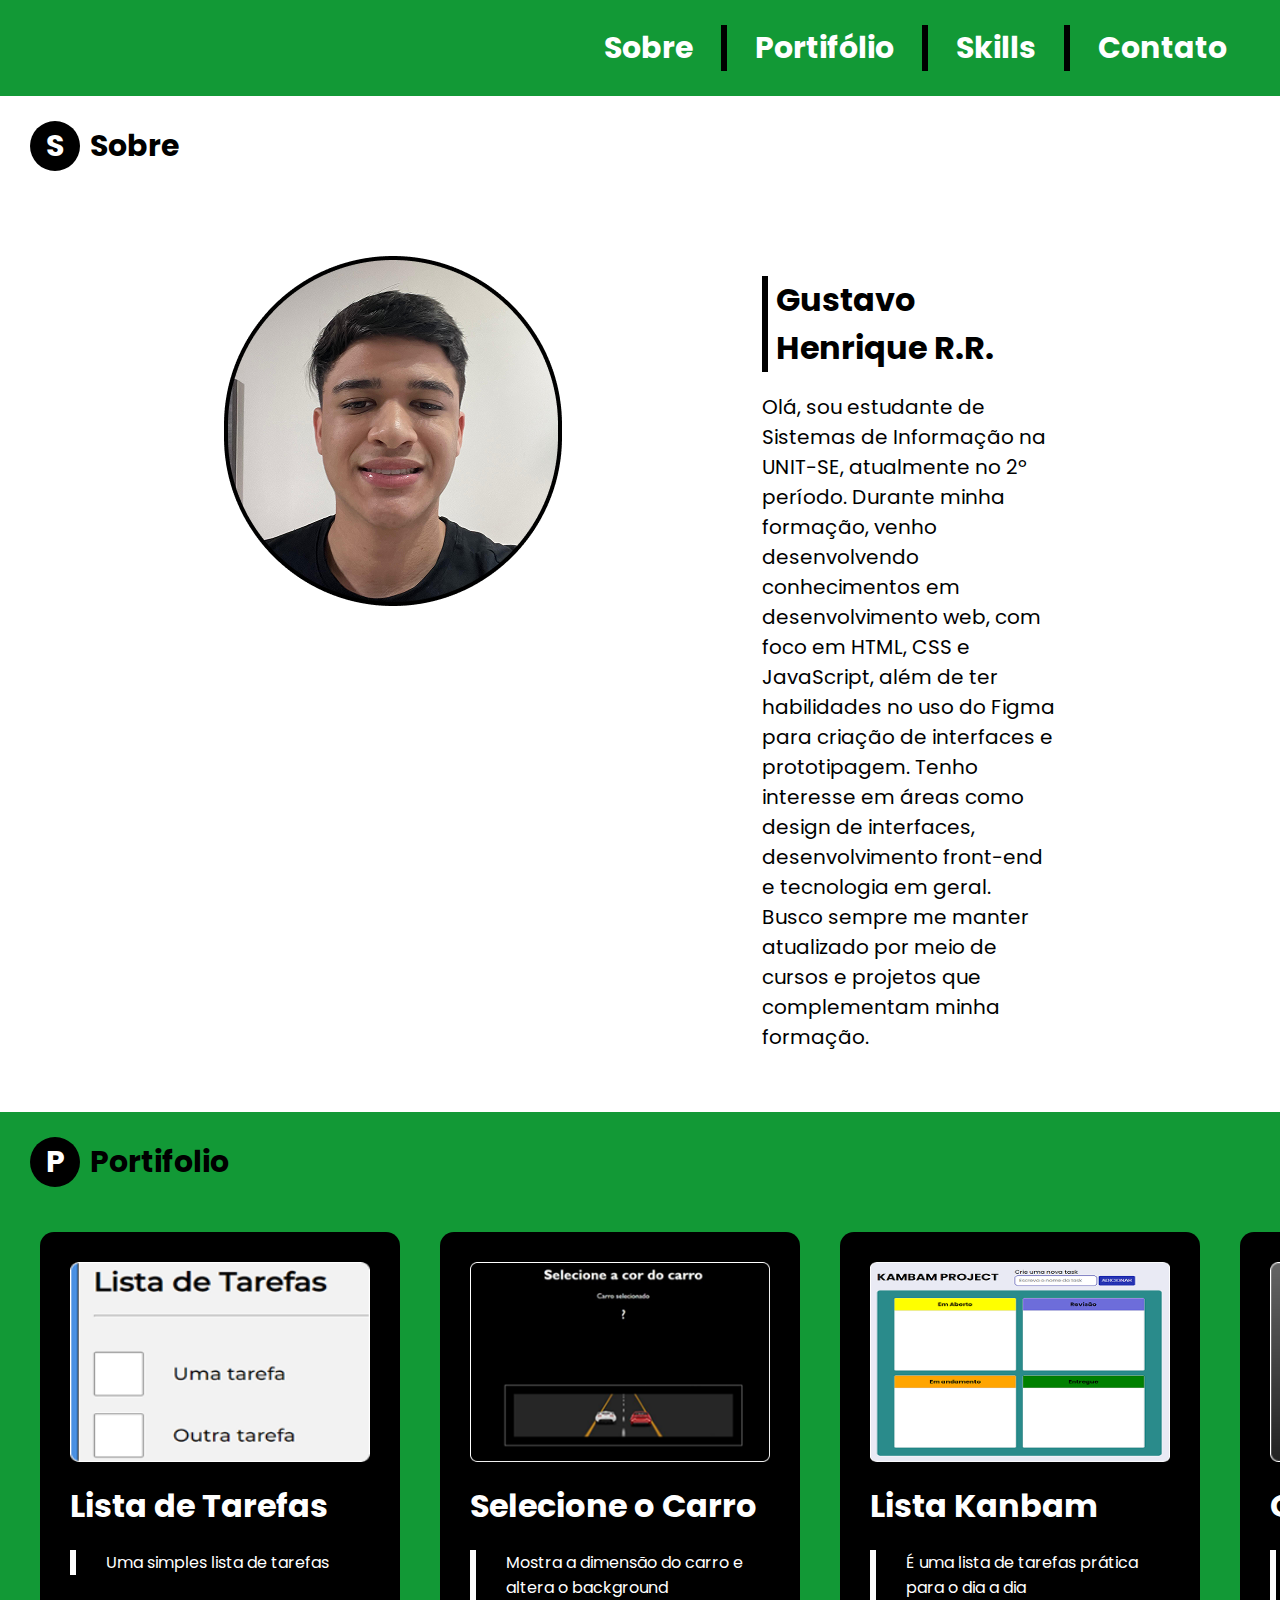
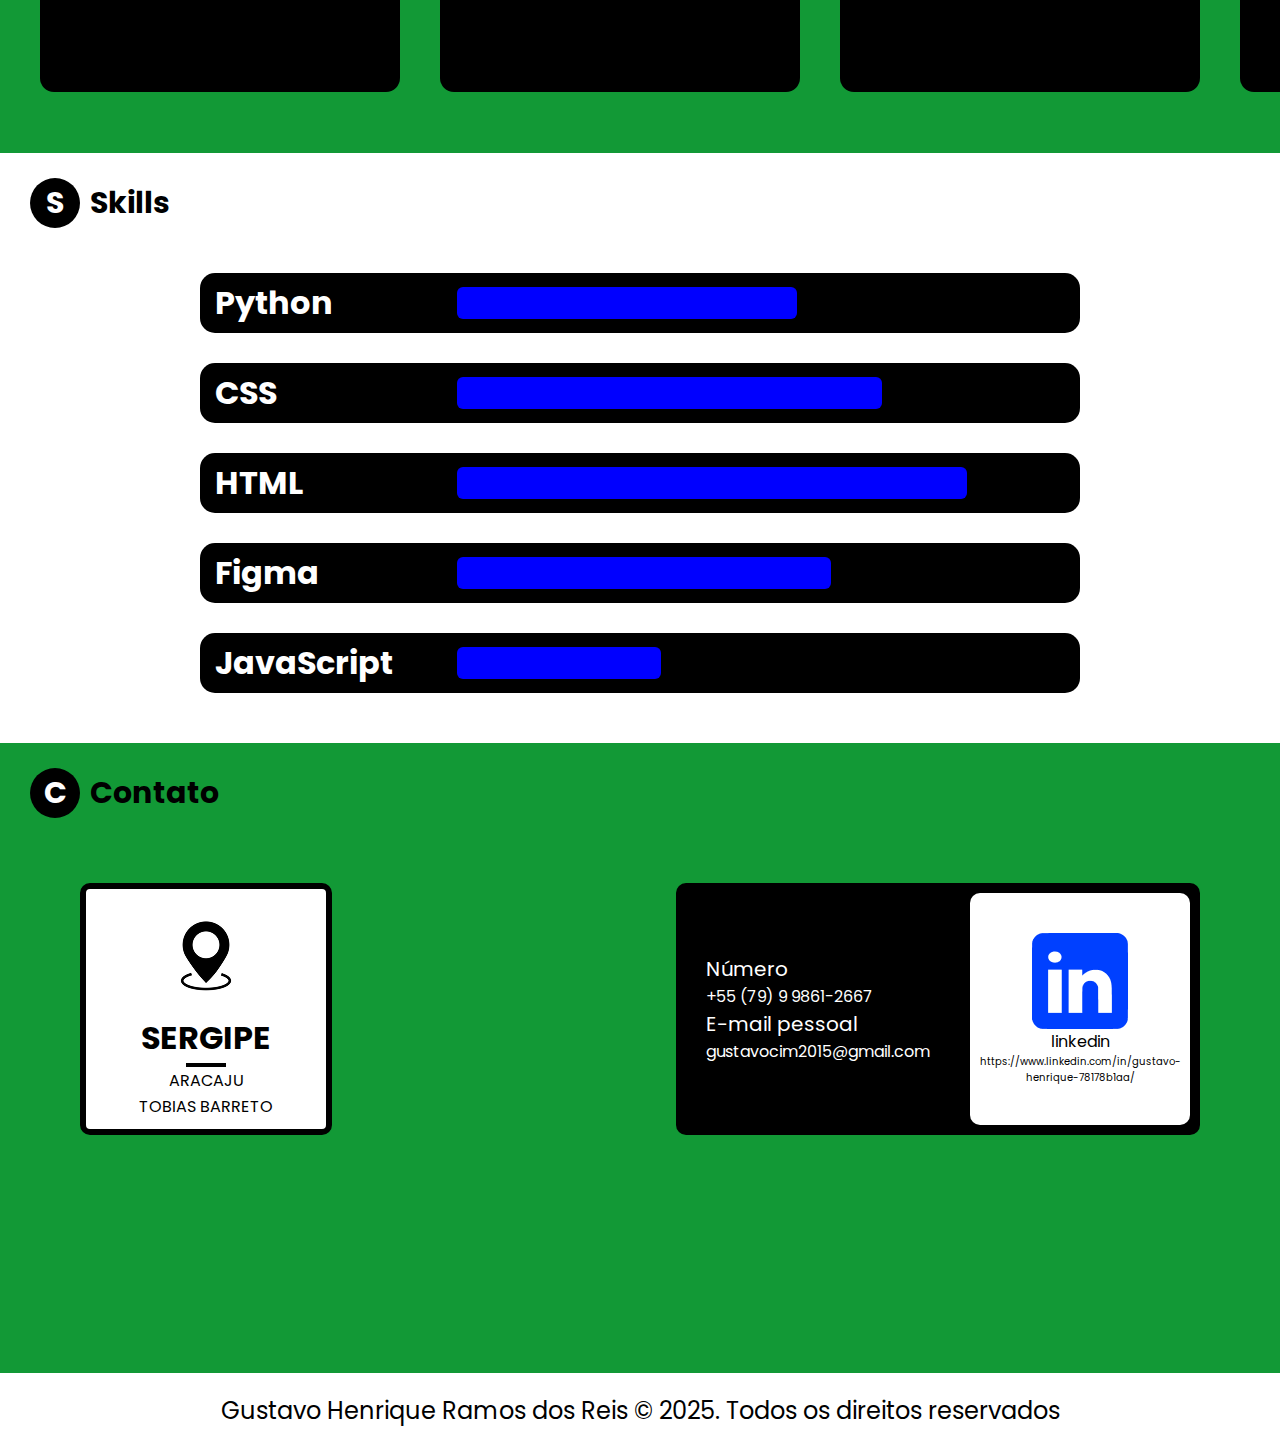
<file: index.html>
<!DOCTYPE html>
<html lang="en">

<head>
  <meta charset="UTF-8" />
  <meta name="viewport" content="width=device-width, initial-scale=1.0" />
  <title>Portifolio</title>
  <link rel="stylesheet" href="style.css" />
  <link rel="preconnect" href="https://fonts.googleapis.com" />
  <link rel="preconnect" href="https://fonts.gstatic.com" crossorigin />
  <link
    href="https://fonts.googleapis.com/css2?family=Poppins:ital,wght@0,100;0,200;0,300;0,400;0,500;0,600;0,700;0,800;0,900;1,100;1,200;1,300;1,400;1,500;1,600;1,700;1,800;1,900&display=swap"
    rel="stylesheet" />
</head>

<body>
  <nav>
    <div class="navbutton"><a href="#secao1">Sobre</a></div>
    <div class="navbutton"><a href="#secao2">Portifólio</a></div>
    <div class="navbutton"><a href="#secao3">Skills</a></div>
    <div class="navbutton" style="border: none">
      <a href="#secao4">Contato</a>
    </div>
  </nav>
  <div>
    <div class="head" id="secao1">
      <div class="circle">S</div>
      <div>Sobre</div>
    </div>
    <div class="sobre-content">
      <img src="images\sobre\perfil.png" class="foto" />
      <div>
        <h1>Gustavo Henrique R.R.</h1>
        <p>
          Olá, sou estudante de Sistemas de Informação na UNIT-SE, atualmente
          no 2º período. Durante minha formação, venho desenvolvendo
          conhecimentos em desenvolvimento web, com foco em HTML, CSS e
          JavaScript, além de ter habilidades no uso do Figma para criação de
          interfaces e prototipagem. Tenho interesse em áreas como design de
          interfaces, desenvolvimento front-end e tecnologia em geral. Busco
          sempre me manter atualizado por meio de cursos e projetos que
          complementam minha formação.
        </p>
      </div>
    </div>
  </div>

  <div class="portifolio-content" id="secao2">
    <div class="head">
      <div class="circle">P</div>
      <div>Portifolio</div>
    </div>
    <div class="lista-projetos">
      <div class="projeto" style="margin-left: 40px">
        <img src="images\portifolio\lista.png" />
        <h1>
          <a href="projetos/lista-de-tarefas/index.html" target="_blank">Lista de Tarefas</a>
        </h1>
        <p>Uma simples lista de tarefas</p>
      </div>
      <div class="projeto">
        <img src="images\portifolio\car.png" />
        <h1>
          <a href="projetos/selecione-carro/index.html" target="_blank">Selecione o Carro</a>
        </h1>
        <p>
          Mostra a dimensão do carro e altera o background
        </p>
      </div>
      <div class="projeto">
        <img style="height: 200px" src="images\portifolio\kanbam.png" />
        <h1>
          <a href="projetos/kanbam/kanbam.html" target="_blank">Lista Kanbam</a>
        </h1>
        <p>É uma lista de tarefas prática para o dia a dia</p>
      </div>
      <div class="projeto">
        <img src="images\portifolio\calculadora.png" />
        <h1>
          <a href="projetos/calculadora/index.html" target="_blank">Calculadora</a>
        </h1>
        <p>Realiza calculos matemáticos simples</p>
      </div>
      <div class="projeto">
        <img src="images\portifolio\lampada.png" />
        <h1>
          <a href="projetos/Lâmpada/index.html" target="_blank">Lâmpada</a>
        </h1>
        <p>Ao clicar ela alterna entre acesa ou apagada</p>
      </div>
      <div class="projeto">
        <img src="images\portifolio\banco-digital.png" />
        <h1>
          <a href="projetos/banco/index.html" target="_blank">Banco Digital</a>
        </h1>
        <p>Ao realizar tranferencias, motra seu saldo atualizado</p>
      </div>
      <div class="projeto">
        <img src="images\portifolio\oculto.png" />
        <h1>
          <a href="projetos/número oculto/numero-oculto.html" target="_blank">Número oculto</a>
        </h1>
        <p>
          Realiza uma brincadeira onde o jogador 1 escolhe um número e o 2,
          tenta acertar
        </p>
      </div>
      <div class="projeto" style="margin-right: 40px">
        <img src="images\portifolio\memoria.png" />
        <h1>
          <a href="projetos/jogo-da-memoria/index.html" target="_blank">Jogo da memória</a>
        </h1>
        <p>
          Um jogo da memória onde o objetivo é encontrar os pares de cartas
          iguais
        </p>
      </div>
    </div>
  </div>

  <div class="skills-container" id="secao3">
    <div class="head">
      <div class="circle">S</div>
      <div>Skills</div>
    </div>
    <div class="skills-content">
      <div class="barras">
        <h1 class="skill-name">Python</h1>
        <div class="progress" style="width: 40%"></div>
      </div>
      <div class="barras">
        <h1 class="skill-name">CSS</h1>
        <div class="progress" style="width: 50%"></div>
      </div>
      <div class="barras">
        <h1 class="skill-name">HTML</h1>
        <div class="progress" style="width: 60%"></div>
      </div>
      <div class="barras">
        <h1 class="skill-name">Figma</h1>
        <div class="progress" style="width: 44%"></div>
      </div>
      <div class="barras">
        <h1 class="skill-name">JavaScript</h1>
        <div class="progress" style="width: 24%"></div>
      </div>
    </div>
  </div>
  <div class="contato-container" id="secao4">
    <div class="head">
      <div class="circle">C</div>
      <div>Contato</div>
    </div>
    <div class="content">
      <div class="local">
        <img src="images/assets/local.png" alt="local" />
        <h1>SERGIPE</h1>
        <div style="height: 4px; width: 40px; background-color: black"></div>
        <p>ARACAJU</p>
        <p>TOBIAS BARRETO</p>
      </div>
      <div class="contato">
        <div class="dados">
          <p class="title">Número</p>
          <p>+55 (79) 9 9861-2667</p>
          <p class="title">E-mail pessoal</p>
          <p>gustavocim2015@gmail.com</p>
        </div>
        <div class="linkedin">
          <img src="images/assets/linkedin.png" alt="linkedin" />
          <p1>linkedin</p1>
          <p class="link">
            <a href="https://www.linkedin.com/in/gustavo-henrique-78178b1aa/" target="_blank">
              https://www.linkedin.com/in/gustavo-henrique-78178b1aa/
            </a>
          </p>
        </div>
      </div>
    </div>
  </div>

  <!--<div class="contato-content">
      <div class="head" id="secao4">
        <div class="circle">C</div>
        <div style="z-index: 10">Contato</div>
      </div>

      <div class="dados-content">
        <div class="local">
          <img src="images/assets/local.png" alt="local" />
          <h1>SERGIPE</h1>
          <div>
            <div class="aju">ARACAJU</div>
            <p>TOBIAS BARRETO</p>
          </div>
        </div>

        <div class="contato">
          <div class="dados">
            <p class="title">Número:</p>
            <p>+55 (79) 9 9861-2667</p>
            <p class="title">E-mail pessoal</p>
            <p>gustavocim2015@gmail.com</p>
          </div>
          <div class="linkedin">
            <img src="images/assets/linkedin.png" alt="linkedin" />
            <p1>linkedin</p1>
            <p class="https">
              https://www.linkedin.com/in/gustavo-henrique-78178b1aa/
            </p>
          </div>
        </div>
      </div>

      <img class="blur-black" src="images/portifolio/blur-black.png" />
      <img class="blur" src="images/portifolio/blur.png" />
    </div>-->
  <footer>
    <p>
      Gustavo Henrique Ramos dos Reis © 2025. Todos os direitos reservados
    </p>
  </footer>

  <script src="script.js"></script>
</body>

</html>
</file>
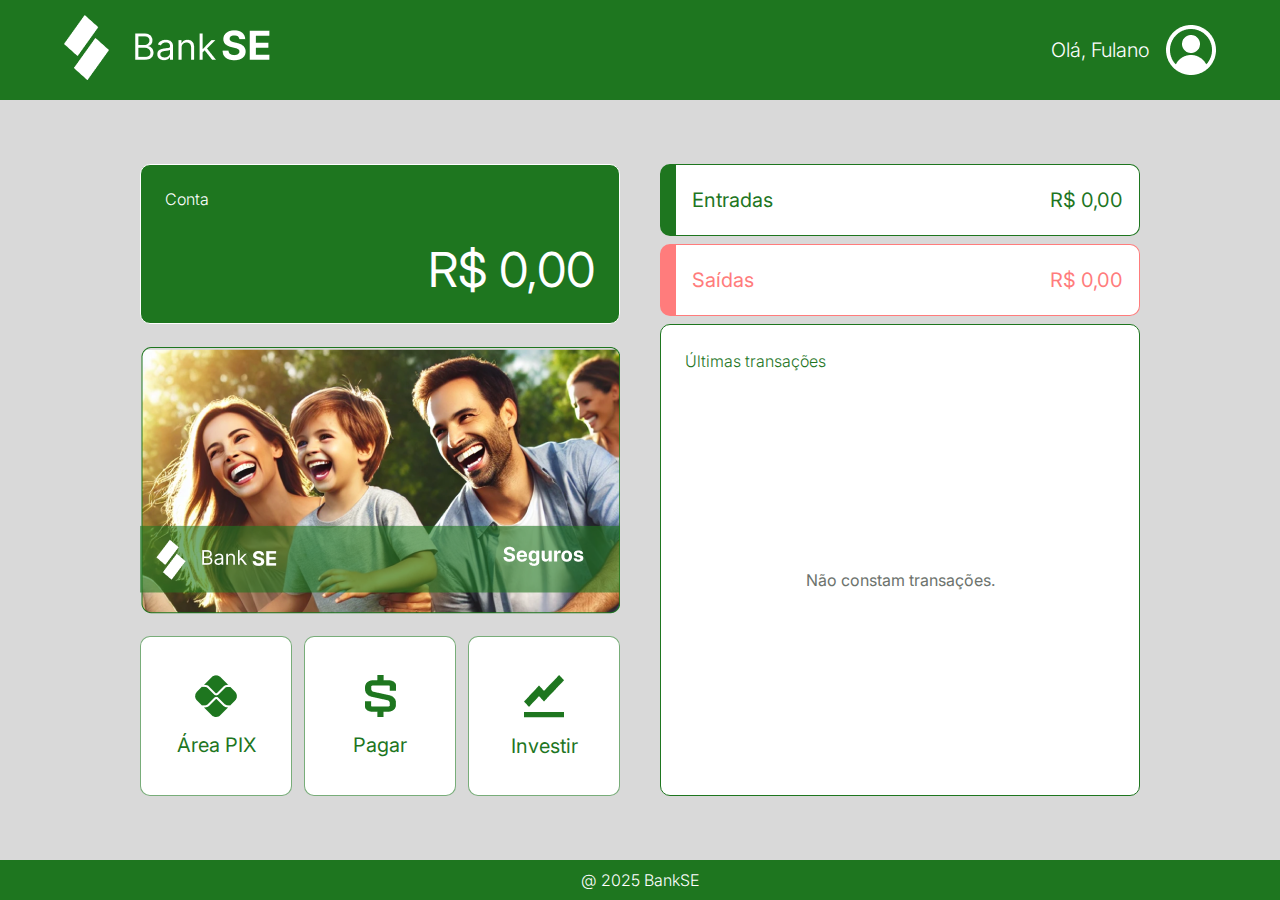
<file: projetos/banco/index.html>
<!DOCTYPE html>
<html lang="pt-br">

<head>
    <meta charset="UTF-8">
    <meta name="viewport" content="width=device-width, initial-scale=1.0">
    <link rel="stylesheet" href="style.css">
    <link rel="preconnect" href="https://fonts.googleapis.com">
    <link rel="preconnect" href="https://fonts.gstatic.com" crossorigin>
    <link
        href="https://fonts.googleapis.com/css2?family=Inter:ital,opsz,wght@0,14..32,100..900;1,14..32,100..900&display=swap"
        rel="stylesheet">

    <title>BankSE</title>
</head>

<body>
    <header>
        <div class="logo">
            <img src="assets/img/img_logo.png" alt="Logo">
        </div>
        <div class="user">
            <div class="user-menu">Olá, Fulano</div>
            <img src="assets/img/icon_user_.png" alt="Usuário">
        </div>
    </header>
    <main>
        <div class="container-col">
            <div class="balance">
                <div class="area-title">Conta</div>
                <div class="container-value">
                    <div id="value">R$ 0,00</div>
                </div>
            </div>
            <div class="container-seguro"></div>
            <div class="main-btns">
                <div onclick="showArea('pix')" class="main-btn">
                    <img src="assets/img/icon_pix_.png" alt="PIX">
                    <div class="btn-name">Área PIX</div>
                </div>
                <div onclick="showArea('payment')" class="main-btn">
                    <img src="assets/img/icon _dollar_.png" alt="Cifrão">
                    <div class="btn-name">Pagar</div>
                </div>
                <div onclick="showArea('invest')" class="main-btn">
                    <img src="assets/img/icon _graph_.png" alt="Gráfico">
                    <div class="btn-name">Investir</div>
                </div>
            </div>
        </div>
        <div class="container-col">
            <div class="values-info">
                <div class="movement-info">
                    <div class="movement-title">Entradas</div>
                    <div id="movement-in">R$ 0,00</div>
                </div>
                <div class="movement-info">
                    <div class="movement-title">Saídas</div>
                    <div id="movement-out">R$ 0,00</div>
                </div>
            </div>
            <div id="latestTransactionsScreen" class="latest-transactions">
                <div class="area-title">Últimas transações</div>
                <div class="latest-transactions-content">
                    <div class="alert">Não constam transações.</div>
                    <div class="card-transaction output">
                        <img src="assets/img/icon _enviar_.png" alt="Saída">
                        <div class="card-content">
                            <div class="card-wrap">
                                <div class="card-title"><strong>Saída |</strong></div>
                                <div class="card-transaction-date">01/01/2024 - 01:01:05</div>
                            </div>
                            <div class="card-transaction-info"><strong>Tipo:</strong> Transferência enviada</div>
                            <div class="card-transaction-info"><strong>Para:</strong> 000.000.000-00</div>
                            <div class="card-wrap">
                                <div class="card-transaction-info"><strong>ID:</strong> 20240101010105</div>
                                <div class="card-transaction-info"><strong>Valor:</strong> R$ 10,00</div>
                            </div>
                        </div>
                    </div>
                    <div class="card-transaction input">
                        <img src="assets/img/_icon _receber_.png" alt="Rebimento">
                        <div class="card-content">
                            <div class="card-wrap">
                                <div class="card-title"><strong>Entrada |</strong></div>
                                <div class="card-transaction-date">01/01/2024 - 01:01:05</div>
                            </div>
                            <div class="card-transaction-info"><strong>Tipo:</strong> Transferência enviada</div>
                            <div class="card-transaction-info"><strong>Para:</strong> 000.000.000-00</div>
                            <div class="card-wrap">
                                <div class="card-transaction-info"><strong>ID:</strong> 20240101010105</div>
                                <div class="card-transaction-info"><strong>Valor:</strong> R$ 10,00</div>
                            </div>
                        </div>
                    </div>
                    <div class="card-transaction input">
                        <img src="assets/img/_icon _receber_.png" alt="Rebimento">
                        <div class="card-content">
                            <div class="card-wrap">
                                <div class="card-title"><strong>Entrada |</strong></div>
                                <div class="card-transaction-date">01/01/2024 - 01:01:05</div>
                            </div>
                            <div class="card-transaction-info"><strong>Tipo:</strong> Transferência enviada</div>
                            <div class="card-transaction-info"><strong>Para:</strong> 000.000.000-00</div>
                            <div class="card-wrap">
                                <div class="card-transaction-info"><strong>ID:</strong> 20240101010105</div>
                                <div class="card-transaction-info"><strong>Valor:</strong> R$ 10,00</div>
                            </div>
                        </div>
                    </div>

                </div>
            </div>
            <div id="pixArea" class="pix-area">
                <div class="area-title">Área PIX</div>
                <div class="pix-area-container">
                    <div class="pix-area-content">
                        <div onclick="showArea('latest')" class="transactions-button">
                            <svg xmlns="http://www.w3.org/2000/svg" width="20" height="20" viewBox="0 0 32 32">
                                <path fill="#1e761f"
                                    d="M4 5v6h6V5zm2 2h2v2H6zm6 0v2h15V7zm-8 6v6h6v-6zm2 2h2v2H6zm6 0v2h15v-2zm-8 6v6h6v-6zm2 2h2v2H6zm6 0v2h15v-2z"
                                    stroke-width="1" stroke="#1e761f" />
                            </svg>
                            <div class="transactions-button-text">Transações</div>
                        </div>
                        <div class="pix-toggle">
                            <div class="pix-receive active">
                                <img src="assets/img/_icon _receber_.png" alt="Rebimento">
                                <div class="pix-toggle-text">Receber</div>
                            </div>
                            <div class="pix-transfer">
                                <img src="./assets/img/icon _enviar_.png" alt="Saída">
                                <div class="pix-toggle-text">Transferir</div>
                            </div>
                        </div>
                        <div class="pix-form">
                            <form action="#" class="receive-active">
                                <div>
                                    <label for="ikey">Chave PIX</label>
                                    <input type="text" id="ipixKey" placeholder="Insira a chave pix" required
                                        maxlength="14">
                                </div>
                                <div>
                                    <label for="ipixValue">Valor R$</label>
                                    <input type="text" id="ipixValue" placeholder="0,00" required>
                                </div>
                                <div class="form-message">Todos os campos devem ser preenchidos!</div>
                                <button type="submit">Transferir</button>
                            </form>
                        </div>
                    </div>
                </div>
            </div>
            <div id="payArea" class="pay-area">
                <div class="area-title">Pagar</div>
                <div class="pay-area-container">
                    <div class="alert">Erro no sistema.</div>
                </div>
            </div>
            <div id="investArea" class="invest-area">
                <div class="area-title">Investir</div>
                <div class="invest-area-container">
                    <div class="alert">Erro no sistema.</div>
                </div>
            </div>
        </div>
    </main>

    <footer>
        <p>@ 2025 BankSE</p>
    </footer>
    <script src="script.js"></script>
</body>

</html>
</file>
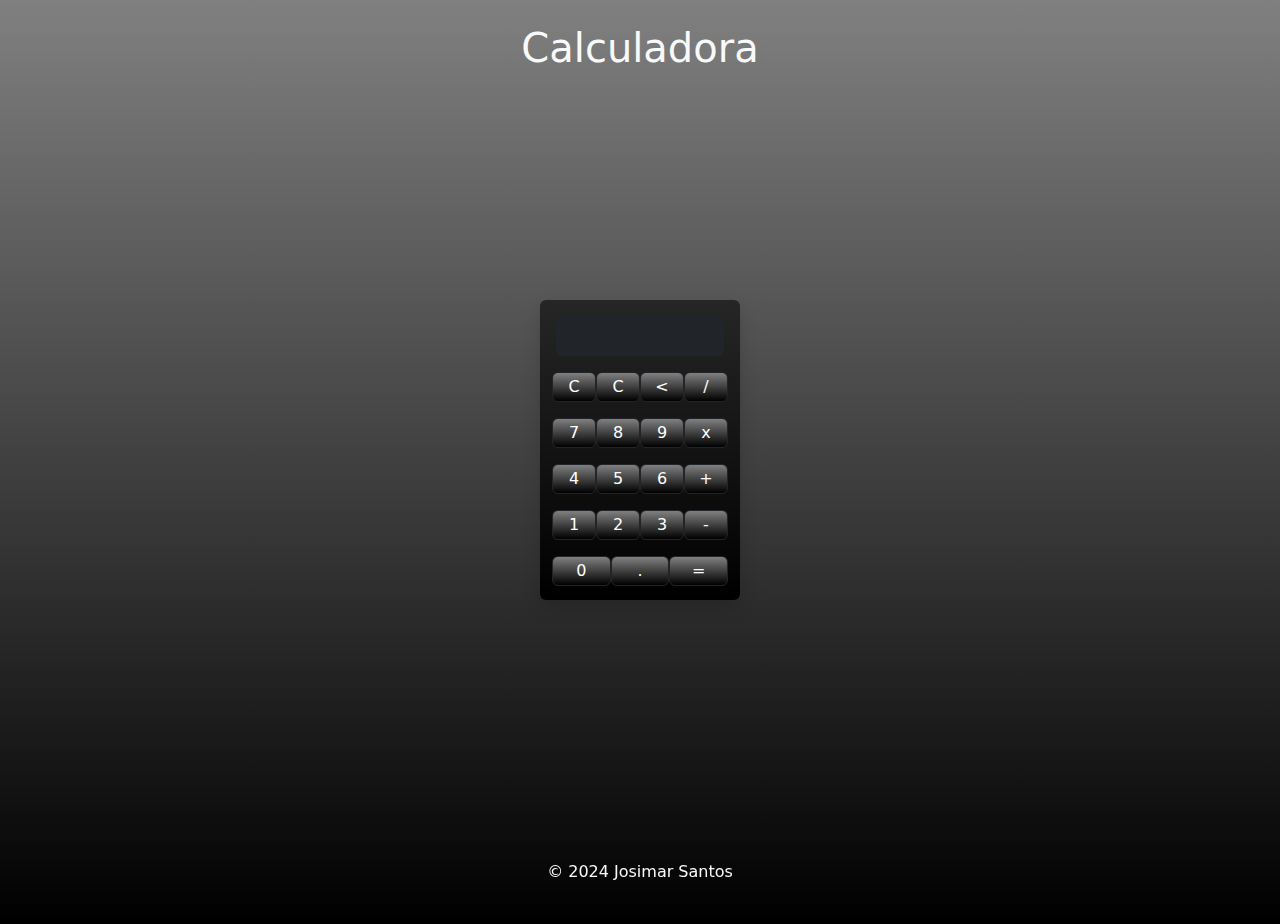
<file: projetos/calculadora/index.html>
<!DOCTYPE html>
<html lang="en">
<head>
    <meta charset="UTF-8">
    <meta name="viewport" content="width=device-width, initial-scale=1.0">
    <title>Calculadora</title>
    <link rel="stylesheet" href="style.css">
    <link href="https://cdn.jsdelivr.net/npm/bootstrap@5.3.3/dist/css/bootstrap.min.css" rel="stylesheet" integrity="sha384-QWTKZyjpPEjISv5WaRU9OFeRpok6YctnYmDr5pNlyT2bRjXh0JMhjY6hW+ALEwIH" crossorigin="anonymous">
</head>
<body>
    <header class="header text-center my-4">
        <h1 class="text-light">Calculadora</h1>
    </header>
    <main class="d-flex justify-content-center">
        <div class="calc bg-black bg-gradient p-3 rounded shadow">
            <div class="display bg-dark pb-3 mb-3 rounded text-light text-end" id="display"></div>
            <div class="btns">
                <div class="row g-2"> 
                    <button onclick="" class="btn col btn-dark d-flex justify-content-center align-items-center" aria-label="Clear">C</button>
                    <button onclick="" class="btn col btn-dark d-flex justify-content-center align-items-center" aria-label="Clear">C</button>
                    <button onclick="" class="btn col btn-dark d-flex justify-content-center align-items-center" aria-label="Backspace"><</button>
                    <button onclick="" class="btn col btn-dark d-flex justify-content-center align-items-center" aria-label="Divide">/</button>
                </div>
                <div class="row g-2 mt-2">
                    <button onclick="" class="btn col btn-dark d-flex justify-content-center align-items-center" aria-label="Seven">7</button>
                    <button onclick="" class="btn col btn-dark d-flex justify-content-center align-items-center" aria-label="Eight">8</button>
                    <button onclick="" class="btn col btn-dark d-flex justify-content-center align-items-center" aria-label="Nine">9</button>
                    <button onclick="" class="btn col btn-dark d-flex justify-content-center align-items-center" aria-label="Multiply">x</button>
                </div>
                <div class="row g-2 mt-2">
                    <button onclick="" class="btn col btn-dark d-flex justify-content-center align-items-center" aria-label="Four">4</button>
                    <button onclick="" class="btn col btn-dark d-flex justify-content-center align-items-center" aria-label="Five">5</button>
                    <button onclick="" class="btn col btn-dark d-flex justify-content-center align-items-center" aria-label="Six">6</button>
                    <button onclick="" class="btn col btn-dark d-flex justify-content-center align-items-center" aria-label="Add">+</button>
                </div>
                <div class="row g-2 mt-2">
                    <button onclick="" class="btn col btn-dark d-flex justify-content-center align-items-center" aria-label="One">1</button>
                    <button onclick="" class="btn col btn-dark d-flex justify-content-center align-items-center" aria-label="Two">2</button>
                    <button onclick="" class="btn col btn-dark d-flex justify-content-center align-items-center" aria-label="Three">3</button>
                    <button onclick="" class="btn col btn-dark d-flex justify-content-center align-items-center" aria-label="Subtract">-</button>
                </div>
                <div class="row g-2 mt-2">
                    <button onclick="" class="btn col btn-dark d-flex justify-content-center align-items-center" aria-label="Zero">0</button>
                    <button onclick="" class="btn col btn-dark d-flex justify-content-center align-items-center" aria-label="Decimal">.</button>
                    <button onclick="" class="btn col btn-dark d-flex justify-content-center align-items-center" aria-label="Equals">=</button>
                </div>
            </div>
        </div>
    </main>
    <footer class="footer text-light fixed-bottom mt-auto text-center">
        <p>&copy; 2024 Josimar Santos</p>
    </footer>
    <script src="script.js"></script>
    <script src="https://cdn.jsdelivr.net/npm/bootstrap@5.3.3/dist/js/bootstrap.bundle.min.js" integrity="sha384-YvpcrYf0tY3lHB60NNkmXc5s9fDVZLESaAA55NDzOxhy9GkcIdslK1eN7N6jIeHz" crossorigin="anonymous"></script>
</body>
</html>
</file>
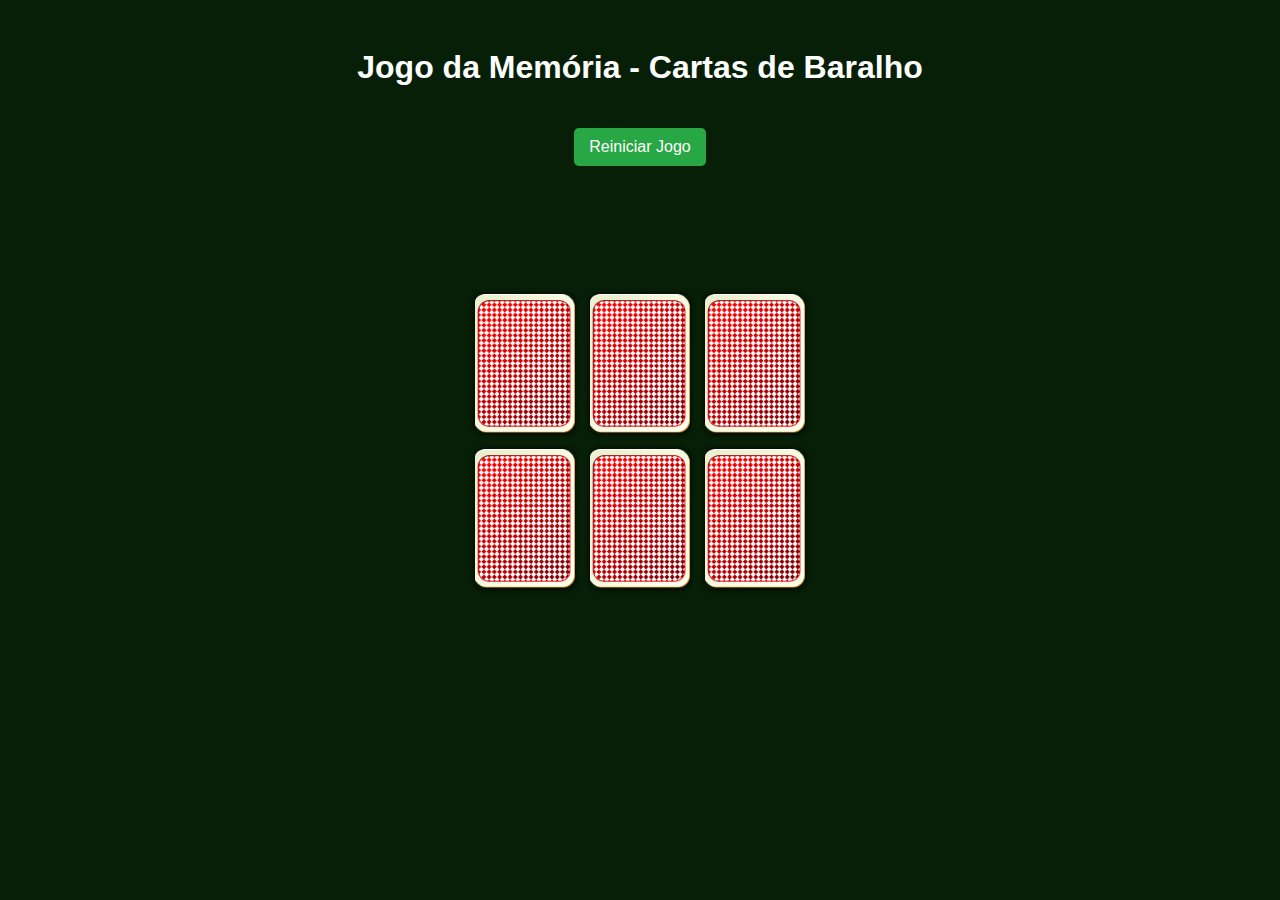
<file: projetos/jogo-da-memoria/index.html>
<!DOCTYPE html>
<html lang="pt-BR">
<head>
<meta charset="UTF-8" />
<meta name="viewport" content="width=device-width, initial-scale=1" />
<title>Jogo da Memória - Cartas de Baralho</title>
<link rel="stylesheet" href="style.css">
</head>
<body>

<h1>Jogo da Memória - Cartas de Baralho</h1>
<button onclick="startGame()">Reiniciar Jogo</button>
<div class="board" id="gameBoard"></div>
<div id="message"></div>

<script src="script.js"></script>

</body>
</html>
</file>
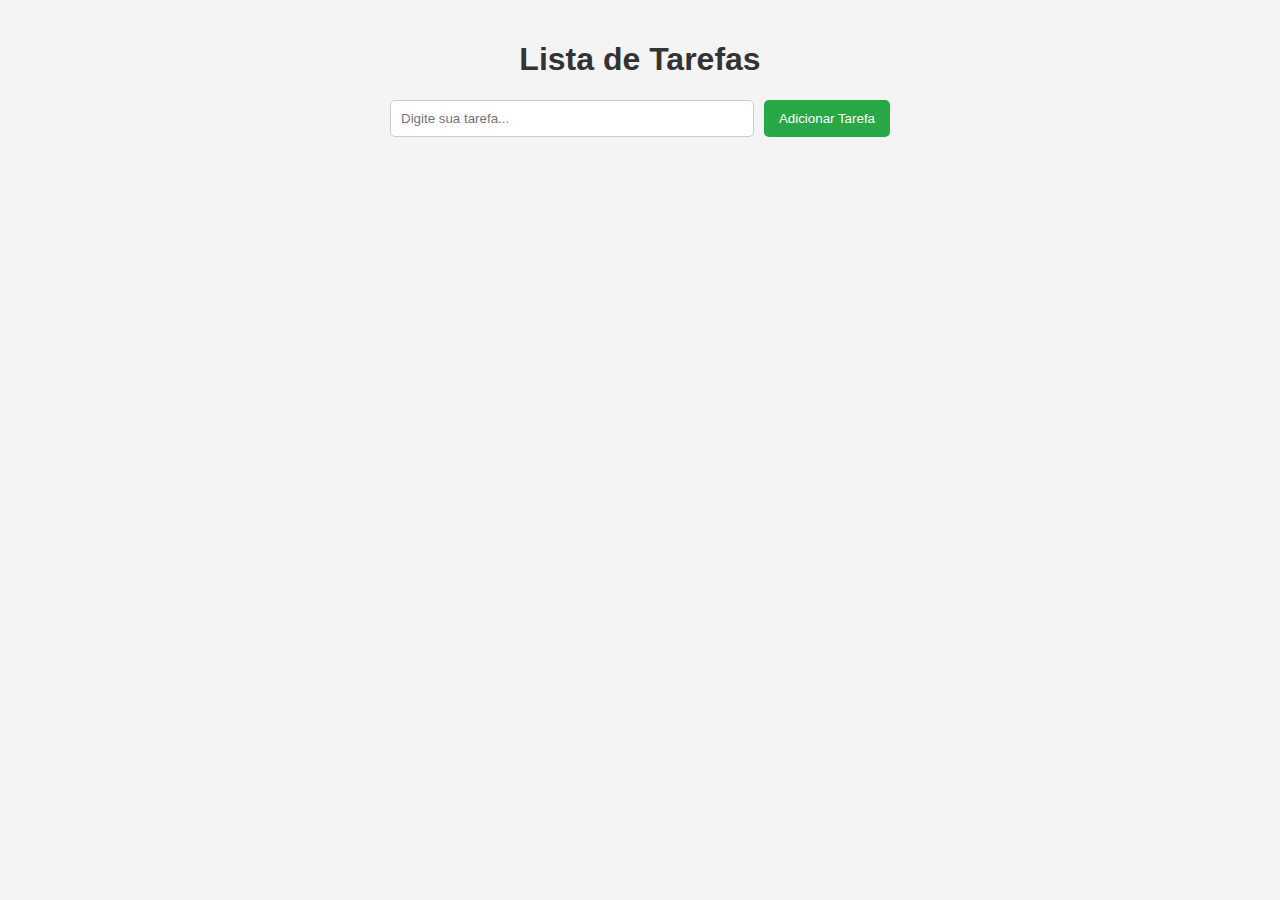
<file: projetos/lista-de-tarefas/index.html>
<!DOCTYPE html>
<html lang="pt-BR">

<head>
    <meta charset="UTF-8" />
    <meta name="viewport" content="width=device-width, initial-scale=1.0" />
    <title>Lista de Tarefas</title>
    <link rel="stylesheet" href="style.css">
</head>

<body>
    <h1>Lista de Tarefas</h1>
    <div class="input-area">
        <input type="text" id="taskInput" placeholder="Digite sua tarefa..." />
        <button onclick="addTask()">Adicionar Tarefa</button>
    </div>

    <div id="taskList"></div>

    <script src="script.js"></script>
</body>

</html>
</file>
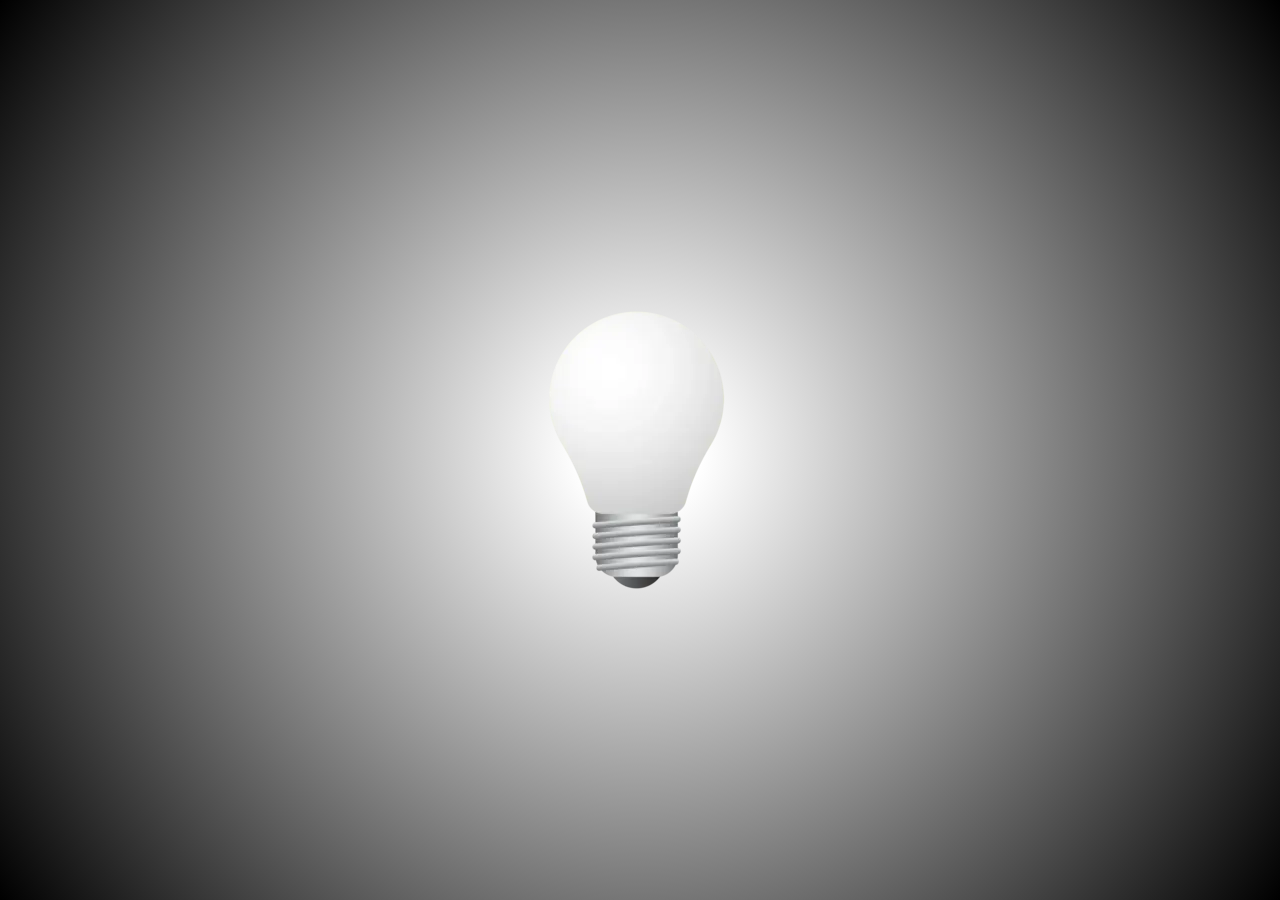
<file: projetos/Lâmpada/index.html>
<!DOCTYPE html>
<html lang="pt-BR">
<head>
    <meta charset="UTF-8">
    <meta name="viewport" content="width=device-width, initial-scale=1.0">
    <title>Lâmpada</title>
    <link rel="stylesheet" href="style.css">
</head>
<body>
    <div class="container">
        <img id="lamp" src="assets/lamp_off.png" alt="Lâmpada apagada">
    </div>
    <script src="script.js"></script>
</body>
</html>
</file>
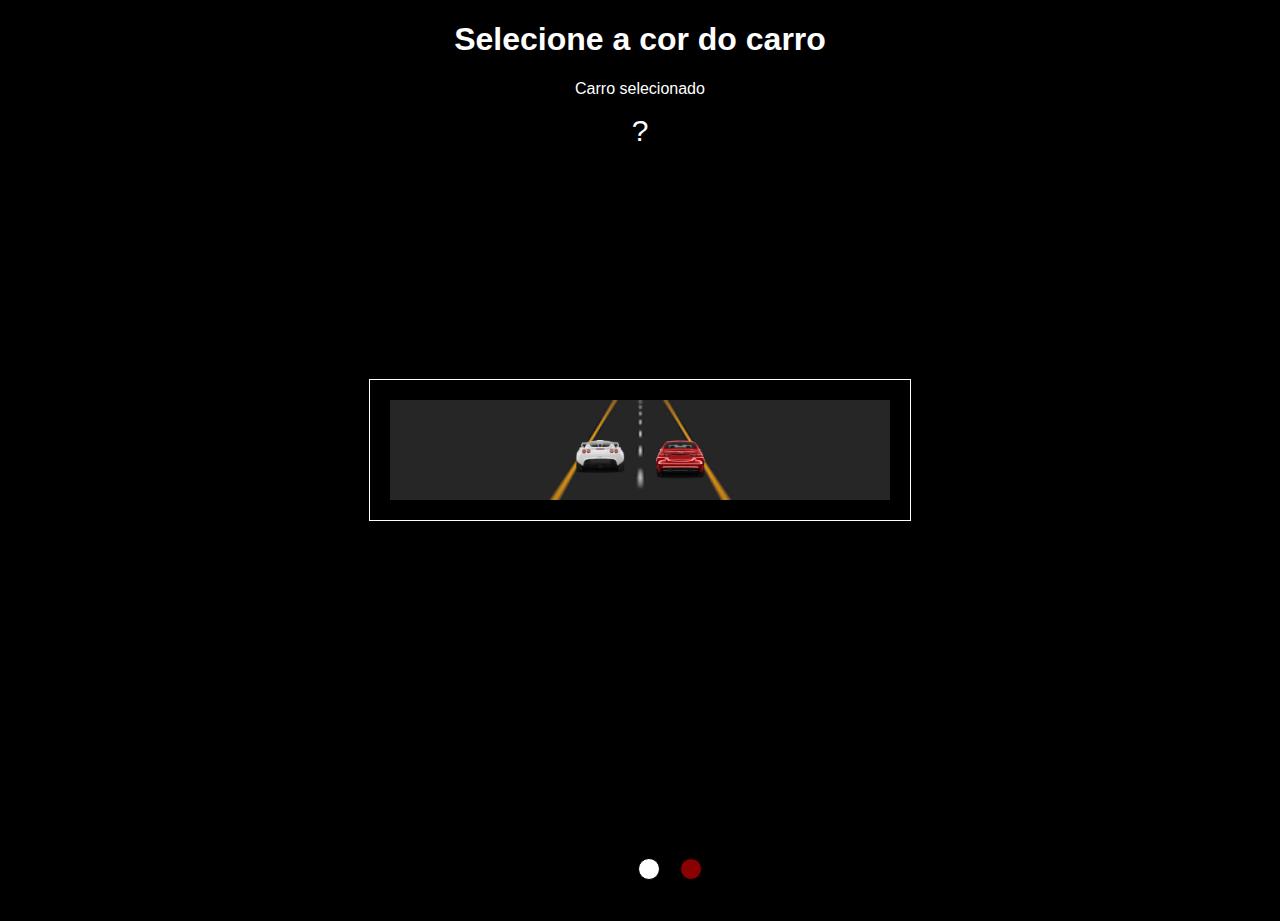
<file: projetos/selecione-carro/index.html>
<!DOCTYPE html>
<html lang="pt-BR">
<head>
    <meta charset="UTF-8">
    <meta name="viewport" content="width=device-width, initial-scale=1.0">
    <link rel="stylesheet" href="style.css">
    <title>Seletor car</title>
</head>
<body>
    <header>
        <div class="text">
            <h1>Selecione a cor do carro</h1>
            <p>Carro selecionado <div id="result">?</div></p>
        </div>
    </header>
    <main>
        <div class="container">
            <div class="track"></div>
            <div id="white"></div>
            <div id="red"></div>
            <audio src="assets/audio/cars.mp3" autoplay></audio>
        </div>
    </main>
    <footer>
        <nav>
            <div class="btn_circle_1" id="branco"></div>
            <div class="btn_circle_2" id="vermelho"></div>
            <div class="btn" id="resetar">Resetar</div>
            <div class="btn" id="acelerar">Acelerar</div>
            <div class="btn" id="desacelerar">Desacelerar</div>
        </nav>
    </footer>
</body>
<script src="script.js"></script>
</html>
</file>
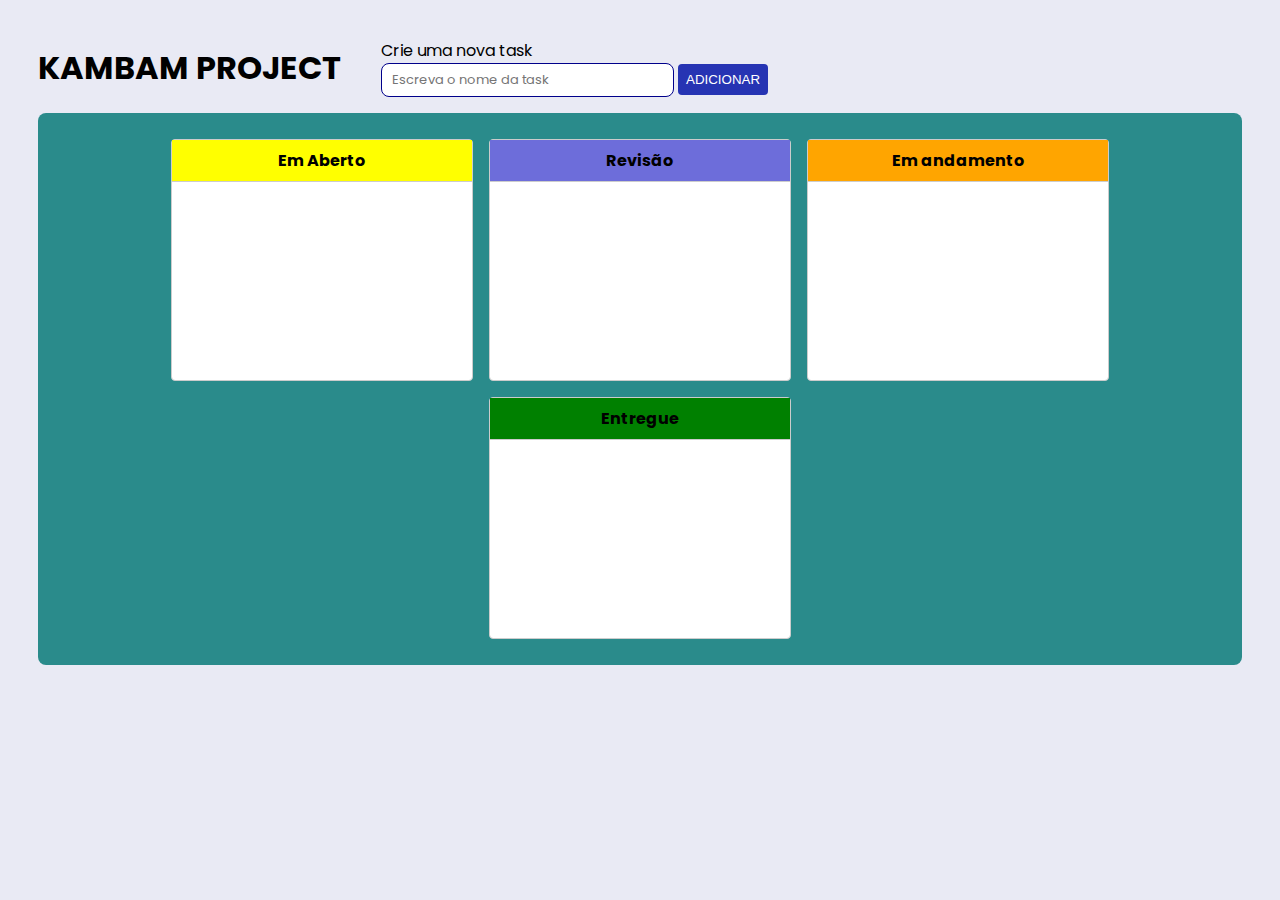
<file: projetos/kanbam/kanbam.html>
<!DOCTYPE html>
<html lang="en">
  <head>
    <meta charset="UTF-8" />
    <meta name="viewport" content="width=device-width, initial-scale=1.0" />
    <title>Kanbam</title>
    <link rel="preconnect" href="https://fonts.googleapis.com" />
    <link rel="preconnect" href="https://fonts.gstatic.com" crossorigin />
    <link
      href="https://fonts.googleapis.com/css2?family=Poppins:ital,wght@0,100;0,200;0,300;0,400;0,500;0,600;0,700;0,800;0,900;1,100;1,200;1,300;1,400;1,500;1,600;1,700;1,800;1,900&display=swap"
      rel="stylesheet"
    />
    <link rel="stylesheet" href="./kanbam.css" />
  </head>
  <body>
    <div class="head">
      <h1>KAMBAM PROJECT</h1>
      <div class="add">
        <label for="task-name">Crie uma nova task</label><br />
        <input
          type="text"
          id="task-name"
          placeholder="Escreva o nome da task"
        />
        <button onclick="adicionar(document.getElementById('task-name').value)">
          ADICIONAR
        </button>
      </div>
    </div>
    <div class="quadro">
      <div id="step1" class="column">
        <div class="titulo" style="background-color: yellow">Em Aberto</div>
      </div>
      <div id="step2" class="column">
        <div class="titulo" style="background-color: rgb(109, 109, 218)">
          Revisão
        </div>
      </div>
      <div id="step3" class="column">
        <div class="titulo" style="background-color: orange">Em andamento</div>
      </div>
      <div id="step4" class="column">
        <div class="titulo" style="background-color: green">Entregue</div>
      </div>
    </div>

    <script src="./kanbam.js"></script>
  </body>
</html>
</file>
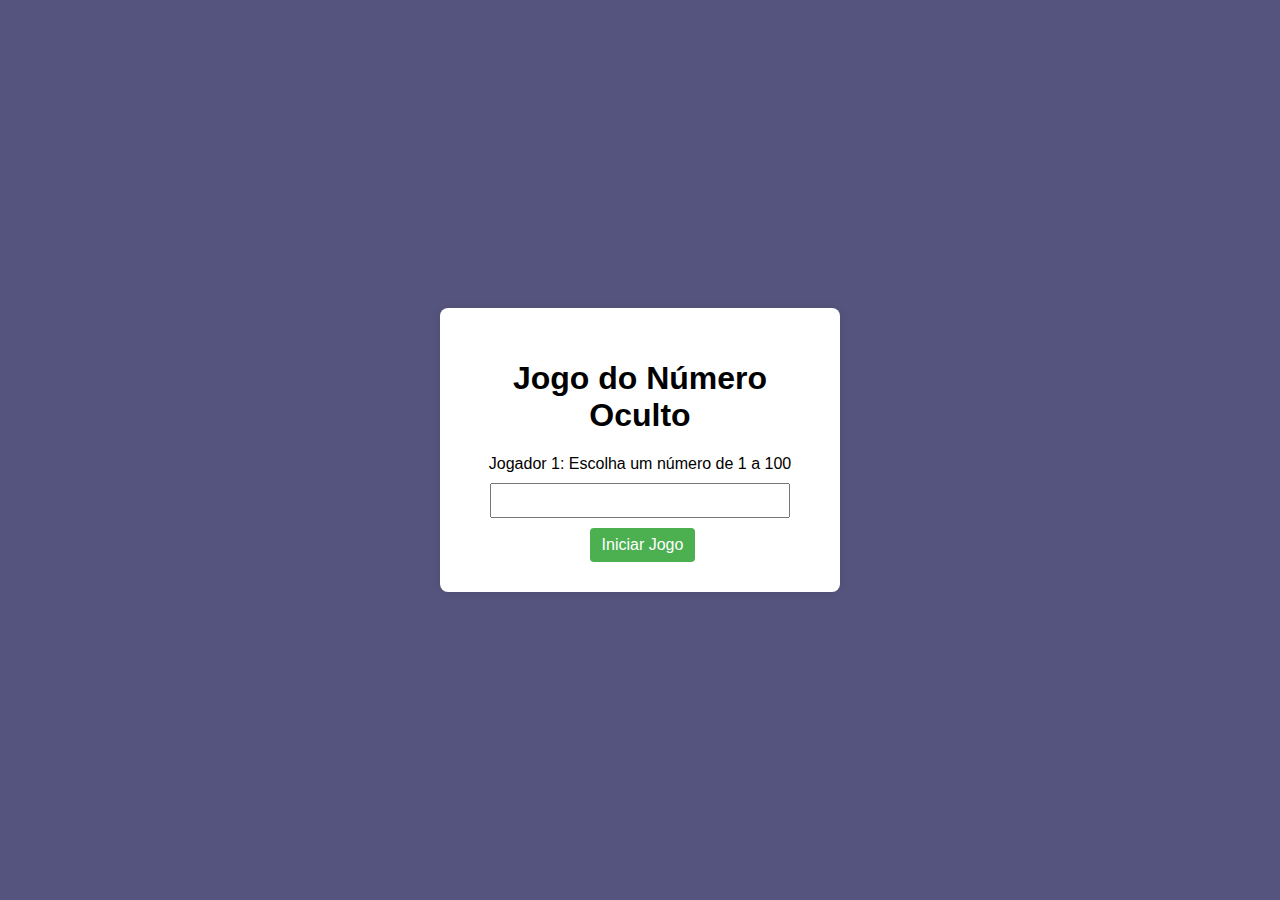
<file: projetos/número oculto/numero-oculto.html>
<!DOCTYPE html>
<html lang="en">
<head>
    <meta charset="UTF-8">
    <meta name="viewport" content="width=device-width, initial-scale=1.0">
    <link rel="stylesheet" href="style.css">
    <title>Numero oculto</title>
</head>
<body>
   <div class="container">
    <h1>Jogo do Número Oculto</h1>

    <div id="setup">
      <label for="numeroSecreto">Jogador 1: Escolha um número de 1 a 100</label>
      <input type="number" id="numeroSecreto" min="1" max="100">
      <button onclick="iniciarJogo()">Iniciar Jogo</button>
    </div>

    <div id="jogo" class="escondido">
      <p>Jogador 2: Você tem <span id="tentativasRestantes">5</span> tentativas.</p>
      <input type="number" id="chute" placeholder="Digite seu palpite">
      <button onclick="verificarChute()">Chutar</button>
      <p id="feedback"></p>
      <button id="btnReiniciar" class="escondido" onclick="reiniciarJogo()">Jogar Novamente</button>
    </div>
  </div>
        <script src="script.js"></script>
    </div>
</body>
</html>
</file>
<file: style.css>
@import url("./colors.css");

h1 {
  margin: unset;
}
p {
  margin: unset;
}

.navbutton {
  padding-inline: 28px;
  border-right: 6px solid black;
  color: white;
  font-weight: bold;
  font-size: 30px;
}
nav {
  background-color: var(--verde);
  padding: 25px;
  padding-right: 28;
  display: flex;
  justify-content: end;
}
a {
  color: inherit;
  text-decoration: none;
}
body {
  font-family: "Poppins";
  margin: 0px;
  user-select: none;
  overflow: auto;
  img {
    -webkit-user-drag: none;
  }
}
.head {
  display: flex;
  padding: 25px 30px;
  font-weight: bold;
  font-size: 30px;
  align-items: center;
  .circle {
    color: white;
    background-color: black;
    border-radius: 60px;
    height: 50px;
    width: 50px;
    margin-right: 10px;
    display: flex;
    align-items: center;
    justify-content: center;
    z-index: 10;
  }
}
.sobre-content {
  min-height: 60vh;
  display: flex;
  align-items: start;
  padding: 60px 224px;
  gap: 200px;
  justify-content: center;
  h1 {
    padding-left: 8px;
    margin-bottom: 20px;
    border-left: 6px solid;
    margin-top: 20px;
  }
  p {
    font-size: 20px;
  }
}
.foto {
  width: 350px;
  height: auto;
}
.portifolio-content {
  height: 80%;
  background-color: var(--verde);
  position: relative;
  width: 100%;

  .lista-projetos {
    display: flex;
    flex-direction: row;
    padding: 20px 0px 61px 0px;
    gap: 40px;
    position: relative;
    height: fit-content;
    width: 100%;
    overflow-x: auto;
    .projeto {
      display: flex;
      flex-direction: column;
      padding: 30px;
      background-color: black;
      width: 400px;
      height: 400px;
      gap: 20px;
      border-radius: 14px;
      z-index: 10;
      justify-content: start;
      &:hover {
        transform: translateY(-5px);
        box-shadow: 0 10px 20px rgba(0, 0, 0, 0.3);
      }
      img {
        width: 300px;
        height: 200px;
      }
      h1 {
        justify-content: center;
        width: 100%;
        color: white;
        margin: 0px;
        cursor: pointer;
      }
      p {
        display: flex;
        padding-left: 30px;
        border-left: 6px solid white;
        color: white;
        margin: 0px;
        margin-bottom: 40px;
      }
    }
  }
}

.skill-container {
  width: 100%;
}
.skills-content {
  display: flex;
  flex-direction: column;
  gap: 30px;
  padding: 20px 28px 20px 28px;
  align-items: center;
  height: 450px;
}
.barras {
  background-color: black;
  border-radius: 15px;
  padding: 10px 15px;
  width: 850px;
  height: 40px;
  display: flex;
  align-items: center;
}
.progress {
  background-color: blue;
  height: 32px;
  border-radius: 6px;
  margin-left: 42px;
}
.skill-name {
  width: 200px;
  text-align: left;
  color: white;
}

.contato-container {
  background-color: var(--verde);
  height: 70vh;
  .content {
    display: flex;
    justify-content: space-between;
    padding: 40px 80px 40px 80px;
    .local {
      width: 240px;
      height: 240px;
      border-radius: 10px;
      border: 6px black solid;
      background-color: white;
      display: flex;
      flex-direction: column;
      align-items: center;
      justify-content: center;
      gap: 1px;
    }
    .contato {
      display: flex;
      gap: 40px;
      border-radius: 10px;
      background-color: black;
      color: white;
      align-items: center;
      padding: 10px;
      .dados {
        padding-left: 20px;
        .title {
          font-size: 20px;
        }
      }
      .linkedin {
        border-radius: 10px;
        background-color: white;
        color: black;
        padding: 0px 20px;
        width: 180px;
        height: 100%;
        display: flex;
        flex-direction: column;
        align-items: center;
        justify-content: center;
        .link {
          font-size: 10px;
          text-align: center;
        }
      }
    }
  }
}

footer {
  padding: 20px 0px;
  text-align: center;
  font-size: 24px;
}
</file>
<file: projetos/banco/style.css>
* {
    margin: 0;
    padding: 0;
    box-sizing: border-box;
    font-family: 'Inter', sans-serif;
}

html, body {
    height: 100vh;
    width: 100vw;
    background-color: #d9d9d9;
    overflow-x: hidden;
}

header {
    display: flex;
    justify-content: space-between;
    align-items: center;
    height: 100px;
    padding: 0 64px;
    background-color: #1e761f;
}

header .user {
    display: flex;
    align-items: center;
    gap: 16px;
}

header .user-menu {
    color: #ffffff;
    font-size: 20px;
    font-weight: 300;
}

main {
    display: flex;
    justify-content: center;
    align-items: center;
    gap: 40px;
    height: calc(100vh - 140px);
    padding: 64px;
}

main .container-col {
    display: flex;
    flex-direction: column;
    justify-content: space-between;
    height: 100%;
    width: 480px;
}

.area-title {
    font-size: 16px;
    font-weight: 300;
}

.balance {
    display: flex;
    flex-direction: column;
    justify-content: space-between;
    height: 160px;
    width: 100%;
    padding: 24px;
    color: #ffffff;
    background-color: #1e761f;
    border: 1px solid #ffffff;
    border-radius: 10px;
}

.balance .area-title {
    color: #ffffff;
}

.balance .container-value {
    display: flex;
    justify-content: flex-end;
    align-items: flex-end;
    gap: 8px;
    width: 100%;
}

.balance #value {
    font-size: 48px;
}

.balance .currency-symbol {
    font-size: 16px;
}

.container-seguro {
    display: flex;
    align-items: center;
    height: 267px;
    width: 100%;
    background: url(assets/img/img_seguros.png) center center / cover no-repeat;
    cursor: pointer;
}

.main-btns {
    display: flex;
    justify-content: space-between;
    height: 160px;
    width: 100%;
}

.main-btns .main-btn {
    display: flex;
    flex-direction: column;
    justify-content: center;
    align-items: center;
    gap: 16px;
    height: 100%;
    width: 152px;
    background-color: #ffffff;
    border: 1px solid rgba(30, 118, 31, 0.6);
    border-radius: 10px;
    cursor: pointer;
    transition: transform 0.2s ease-in-out;
}

.main-btns .main-btn:hover {
    transform: translateY(-5px);
}

.main-btns .main-btn img {
    user-select: none;
}

.main-btns .main-btn .btn-name {
    color: #1e761f;
    font-size: 20px;
    user-select: none;
}

.values-info {
    display: flex;
    flex-direction: column;
    justify-content: space-between;
    height: 160px;
    width: 100%;
}

.values-info .movement-info {
    display: flex;
    justify-content: space-between;
    align-items: center;
    height: 72px;
    padding: 16px;
    font-size: 20px;
    background-color: #ffffff;
    border-radius: 10px;
    margin-bottom: 0.5rem;
}

.values-info .movement-info:first-child {
    color: #1e761f;
    border: 1px solid #1e761f;
    border-left: 16px solid #1e761f;
}

.values-info .movement-info:last-child {
    color: #ff7c7c;
    border: 1px solid #ff7c7c;
    border-left: 16px solid #ff7c7c;
}

.latest-transactions {
    display: flex;
    flex-direction: column;
    height: 480px;
    width: 100%;
    background-color: #ffffff;
    border: 1px solid #1e761f;
    border-radius: 10px;
    padding: 24px;
}

.latest-transactions .area-title {
    color: #1e761f;
    font-size: 16px;
    line-height: 24px;
    margin-bottom: 16px;
}

.latest-transactions-content {
    display: flex;
    flex-direction: column;
    justify-content: center;
    align-items: center;
    gap: 16px;
    height: 100%;
    width: 100%;
    overflow-y: auto;
    scrollbar-width: thin;
    -ms-overflow-style: none;
}

.latest-transactions-content::-webkit-scrollbar {
    width: 0;
    background: transparent;
}

.latest-transactions-content .alert {
    display: block;
    color: #6d736d;
    font-size: 16px;
    text-align: center;
}

.latest-transactions-content .card-transaction {
    display: none;
    justify-content: flex-start;
    align-items: center;
    gap: 8px;
    height: 88px;
    width: 95%;
    padding: 8px;
    color: #1e1e1e;
    font-size: 14px;
    background-color: #f9f9f9;
    border-radius: 10px;
}

.latest-transactions-content .card-transaction img {
    align-self: flex-start;
    height: 20px;
    width: 20px;
}

.latest-transactions-content .card-content {
    display: flex;
    flex-direction: column;
    justify-content: space-between;
    height: 100%;
    width: 100%;
}

.latest-transactions-content .card-wrap {
    display: flex;
    justify-content: space-between;
    align-items: center;
}

.latest-transactions-content .output {
    border: 1px solid #ff7c7c;
    border-left: 16px solid #ff7c7c;
}

.latest-transactions-content .output strong {
    color: #ff7c7c;
}

.latest-transactions-content .input {
    border: 1px solid #1e761f;
    border-left: 16px solid #1e761f;
}

.latest-transactions-content .input strong {
    color: #1e761f;
}

.pix-area, .pay-area, .invest-area {
    display: none;
    flex-direction: column;
    height: 480px;
    width: 100%;
    padding: 24px;
    background-color: #ffffff;
    border: 1px solid #1e761f;
    border-radius: 10px;
}

.pix-area .area-title, .pay-area .area-title, .invest-area .area-title {
    color: #1e761f;
    font-size: 16px;
    line-height: 24px;
    margin-bottom: 16px;
}

.pix-area-container, .pay-area-container, .invest-area-container {
    display: flex;
    justify-content: center;
    align-items: center;
    height: 100%;
    width: 100%;
}

.pix-area-content {
    display: flex;
    flex-direction: column;
    width: 90%;
}

.pix-area-content .transactions-button {
    display: flex;
    justify-self: center;
    align-self: flex-end;
    gap: 8px;
    margin-bottom: 8px;
    color: #1e761f;
    cursor: pointer;
    transition: color 0.2s ease-in-out;
}

.pix-area-content .transactions-button:hover {
    color: #175a18;
}

.pix-area-content .pix-toggle {
    display: flex;
    justify-content: space-between;
    height: 40px;
    width: 100%;
}

.pix-area-content .pix-toggle img {
    height: 20px;
    width: 20px;
}

.pix-area-content .pix-receive {
    color: #1e761f;
}

.pix-area-content .pix-transfer {
    color: #ff7c7c;
}

.pix-area-content .pix-toggle > div {
    display: flex;
    justify-content: flex-start;
    align-items: center;
    gap: 8px;
    width: 48%;
    padding: 0 16px;
    background-color: #d9d9d9;
    border-radius: 10px 10px 0 0;
    cursor: pointer;
    transition: background-color 0.2s ease-in-out;
}

.pix-area-content .pix-toggle > div.active {
    background-color: #f9f9f9;
}

.pix-form {
    width: 100%;
    padding: 16px;
    background-color: #f9f9f9;
    border-radius: 0 0 10px 10px;
}

.pix-form form {
    display: flex;
    flex-direction: column;
    gap: 16px;
    height: 100%;
    width: 100%;
}

.pix-form .form-message {
    color: #6d736d;
    font-size: 14px;
    text-align: center;
}

.pix-form button {
    height: 40px;
    color: #ffffff;
    border: 0;
    border-radius: 5px;
    cursor: pointer;
    transition: background-color 0.2s ease-in-out;
}

.pix-form form > div {
    display: flex;
    flex-direction: column;
    gap: 8px;
}

.pix-form input {
    height: 40px;
    padding: 0 16px;
    color: #1e1e1e;
    font-size: 16px;
    background-color: #d9d9d9;
    border: 0;
    border-radius: 5px;
    transition: outline 0.2s ease-in-out;
}

.pix-form input::placeholder {
    color: #6d736d;
}

.pix-form .receive-active {
    color: #1e761f;
}

.pix-form .receive-active button {
    background-color: #1e761f;
}

.pix-form .receive-active input:focus {
    outline: 2px solid #1e761f;
}

.pix-form .transfer-active {
    color: #ff7c7c;
}

.pix-form .transfer-active button {
    background-color: #ff7c7c;
}

.pix-form .transfer-active input:focus {
    outline: 2px solid #ff7c7c;
}

.pay-area-container .alert, .invest-area-container .alert {
    color: #6d736d;
    text-align: center;
}

footer {
    display: flex;
    justify-content: center;
    align-items: center;
    height: 40px;
    color: #ffffff;
    font-size: 16px;
    font-weight: 300;
    background-color: #1e761f;
}
</file>
<file: projetos/calculadora/style.css>
*{
    margin: 0;
    padding: 0;
}

@font-face {
    font-family: 'DS-DIGI';
    src: url('ds_digital/DS-DIGI.TTF') format('truetype'),
         url('ds_digital/DS-DIGIB.TTF') format('truetype'),
         url('ds_digital/DS-DIGII.TTF') format('truetype'),
         url('ds_digital/DS-DIGIT.TTF') format('truetype');
}

body{
    background-image: linear-gradient(gray, black);
    background-repeat: no-repeat;
    height: 100vh;
    font-family: 'Courier New', Courier, monospace;
}

.calc{
    position: absolute;
    top: 50%;
    left: 50%;
    transform: translate(-50%, -50%);
    height: 300px;
    width: 200px;
    background-color: black;
    border-radius: 5px;    
    padding: 20px;
}

.display{
    background-color: white;
    height: 40px;
    width: auto;
    word-wrap: normal;
    overflow: hidden;
    border-radius: 5px;
    font-family: 'DS-DIGI', sans-serif;
    font-size: 30px;
}

.btn{
    font: 1em sans-serif;
    color: #fff;
    background-image: linear-gradient(gray, black);
    border-radius: 5px;
    padding: 5px;
    width: 30px;
    height: 30px;
}
</file>
<file: projetos/jogo-da-memoria/style.css>
body {
    font-family: Arial, sans-serif;
    background: #071f07;
    display: flex;
    flex-direction: column;
    align-items: center;
    padding: 20px;
    color: white;
  }
  h1 {
    margin-bottom: 10px;
  }
  .board {
    display: grid;
    grid-template-columns: repeat(3, 100px);
    grid-gap: 15px;
    margin: 8rem 0;
  }
  .card {
    width: 100px;
    height: 140px;
    perspective: 800px;
    cursor: pointer;
  }
  .card-inner {
    position: relative;
    width: 100%;
    height: 100%;
    transition: transform 0.6s;
    transform-style: preserve-3d;
    transform: rotateY(0deg);
  }
  .card.flipped .card-inner {
    transform: rotateY(180deg);
  }
  .card-front, .card-back {
    position: absolute;
    width: 100%;
    height: 100%;
    border-radius: 8px;
    backface-visibility: hidden;
    box-shadow: 0 0 5px black;
  }
  .card-front {
    background-color: white;
    display: flex;
    align-items: center;
    justify-content: center;
    transform: rotateY(180deg);
  }
  .card-front img {
    width: 80px;
    height: auto;
  }
  .card-back {
    background-image: url('assets/img/carta-fundo.png');
    background-size: cover;
    background-position: center;
  }
  button {
    padding: 10px 15px;
    font-size: 16px;
    border: none;
    background-color: #28a745;
    color: white;
    border-radius: 5px;
    margin-top: 2rem;
    cursor: pointer;
  }
  #message {
    margin-top: 15px;
    font-size: 20px;
    font-weight: bold;
    color: #ffff00;
  }
</file>
<file: projetos/lista-de-tarefas/style.css>
body {
  font-family: Arial, sans-serif;
  background: #f4f4f4;
  padding: 20px;
  max-width: 500px;
  margin: auto;
}

h1 {
  text-align: center;
  color: #333;
}

.input-area {
  display: flex;
  gap: 10px;
  margin-bottom: 20px;
}

input[type="text"] {
  flex: 1;
  padding: 10px;
  border: 1px solid #ccc;
  border-radius: 5px;
}

button {
  padding: 10px 15px;
  background-color: #28a745;
  border: none;
  color: white;
  border-radius: 5px;
  cursor: pointer;
}

button:hover {
  background-color: #218838;
}

.task {
  background: #fff;
  padding: 12px;
  margin-bottom: 10px;
  border: 1px solid #ddd;
  border-radius: 5px;
  display: flex;
  justify-content: space-between;
  align-items: center;
}

.task button {
  background-color: #dc3545;
}

.task button:hover {
  background-color: #c82333;
}
</file>
<file: projetos/Lâmpada/style.css>
body {
    background: radial-gradient(circle, white 8%, black 100%);
    display: flex;
    justify-content: center;
    align-items: center;
    height: 100vh;
    margin: 0;
}

.container {
    cursor: pointer;
}
</file>
<file: projetos/selecione-carro/style.css>
body, html {
    height: 100%;
    margin: 0;
    padding: 0;
    background-color: black;
    font-family: 'Gill Sans', 'Gill Sans MT', Calibri, 'Trebuchet MS', sans-serif;
    color: white;
}

.container {
    position: absolute;
    top: 50%;
    left: 50%;
    transform: translate(-50%, -50%);
    text-align: center;
    border: 1px solid white;
    padding: 20px;
    width: 500px;
    height: 100px;
    box-shadow: 5px 5px 5px black;
}

.track{
    background-image: url(assets/img/track.gif);
    width: 500px;
    height: 100px;
    background-repeat: no-repeat;
    background-size: cover;
    position: absolute;
    z-index: 1;
}

#white, #red{
    background-repeat: no-repeat;
    background-size: contain;
    position: absolute;
}

#white{  
    width: 50px;
    height: 50px;
    left: 205px;
    top: 60px;
    background-image: url(assets/img/white_lotus.png);
    z-index: 2;
}

#red{
    width: 50px;
    height: 50px;
    right: 205px;
    top: 60px;
    background-image: url(assets/img/red_jaguar.png);
    z-index: 3;
}

.text{
    text-align: center;
}

#result{
    font-size: 30px;
}

audio{
    position: absolute;
    top: 200px;
    left: 120px;
    z-index: 4;
    visibility: collapse;
}

nav{
    display: flex;
    flex-direction: row;
    justify-content:  center;
}
 
.btn_circle_1, 
.btn_circle_2,
.btn{
    border: 1px solid black;
    border-radius: 50px;
    margin-left: 20px;
    cursor: pointer;
}

.btn{
    height: 20px;
    width: 120px;
    text-align: center;
    display: none;
}

.btn_circle_1{
    background-color: white;
    height: 20px;
    width: 20px;
    display: block;
}

.btn_circle_2{
    background-color: DarkRed;
    height: 20px;
    width: 20px;
    display: block;
}

footer{
    position: fixed;
    bottom: 0;
    width: 100%;
    padding: 20px;
}
</file>
<file: projetos/kanbam/kanbam.css>
body {
  font-family: "Poppins";
  padding: 30px;
  background-color: rgb(233, 234, 244);
}
input {
  all: unset;
  padding: 6px 30px 6px 10px;
  border-radius: 8px;
  border: darkblue solid 1px;
  font-size: small;
  background-color: white;
}
input:hover {
  border: darkblue solid 1.5px;
}
h1 {
  margin: 0px;
}
.head {
  display: flex;
  justify-content: start;
  align-items: center;
}
.add {
  padding-left: 40px;
  padding-right: 20px;
  display: block;
}

.quadro {
  display: flex;
  flex-wrap: wrap;
  justify-content: center;
  gap: 16px;
  padding: 26px;
  margin-top: 16px;
  background-color: #2a8b8b;
  border-radius: 8px;
  max-width: 100%;
  min-height: 500px;
  max-height: 100%;
  overflow-x: auto;
}

.column {
  background-color: #fff;
  border: 1px solid #ccc;
  flex: 1 1 280;
  width: 300px;
  display: flex;
  flex-direction: column;
  gap: 8px;
  border-radius: 4px;
}

.titulo {
  font-weight: bold;
  text-align: center;
  padding-bottom: 8px;
  padding-top: 8px;
  margin-bottom: 8px;
  border-bottom: 1px solid #ccc;
}
.card {
  display: flex;
  justify-content: space-between;
  align-items: center;
  background-color: #e3e3e3;
  padding: 8px;
  border-radius: 4px;
  cursor: move;
}
button {
  padding: 8px;
  background: #2634b3;
  color: white;
  border: none;
  cursor: pointer;
  border-radius: 4px;
}
.card .remover {
  margin-left: auto;
  background: red;
  color: white;
  border: none;
  cursor: pointer;
  border-radius: 4px;
  padding: 4px 8px;
}
</file>
<file: projetos/número oculto/style.css>
body {
  font-family: Arial, sans-serif;
  background: #f0f0f0;
  display: flex;
  height: 100vh;
  justify-content: center;
  align-items: center;
  margin: 0; 
  padding: 10px; 
  box-sizing: border-box;
  background-color: rgb(84, 84, 126);
  user-select: none;
}

.container {
  background: white;
  padding: 30px;
  border-radius: 8px;
  box-shadow: 0 0 10px rgba(0,0,0,0.1);
  text-align: center;
  width: 100%;
  max-width: 400px; 
  box-sizing: border-box;
}

input {
  margin-top: 10px;
  padding: 8px;
  width: 100%; 
  max-width: 300px;
  box-sizing: border-box;
}

button {
  padding: 8px 12px;
  margin-left: 5px;
  font-size: 1rem;
  cursor: pointer;
  border-radius: 4px;
  border: none;
  background-color: #4CAF50;
  color: white;
  transition: background-color 0.3s;
  margin-top: 10px;
}

button:hover {
  background-color: #45a049;
}

.escondido {
  display: none;
}
</file>
